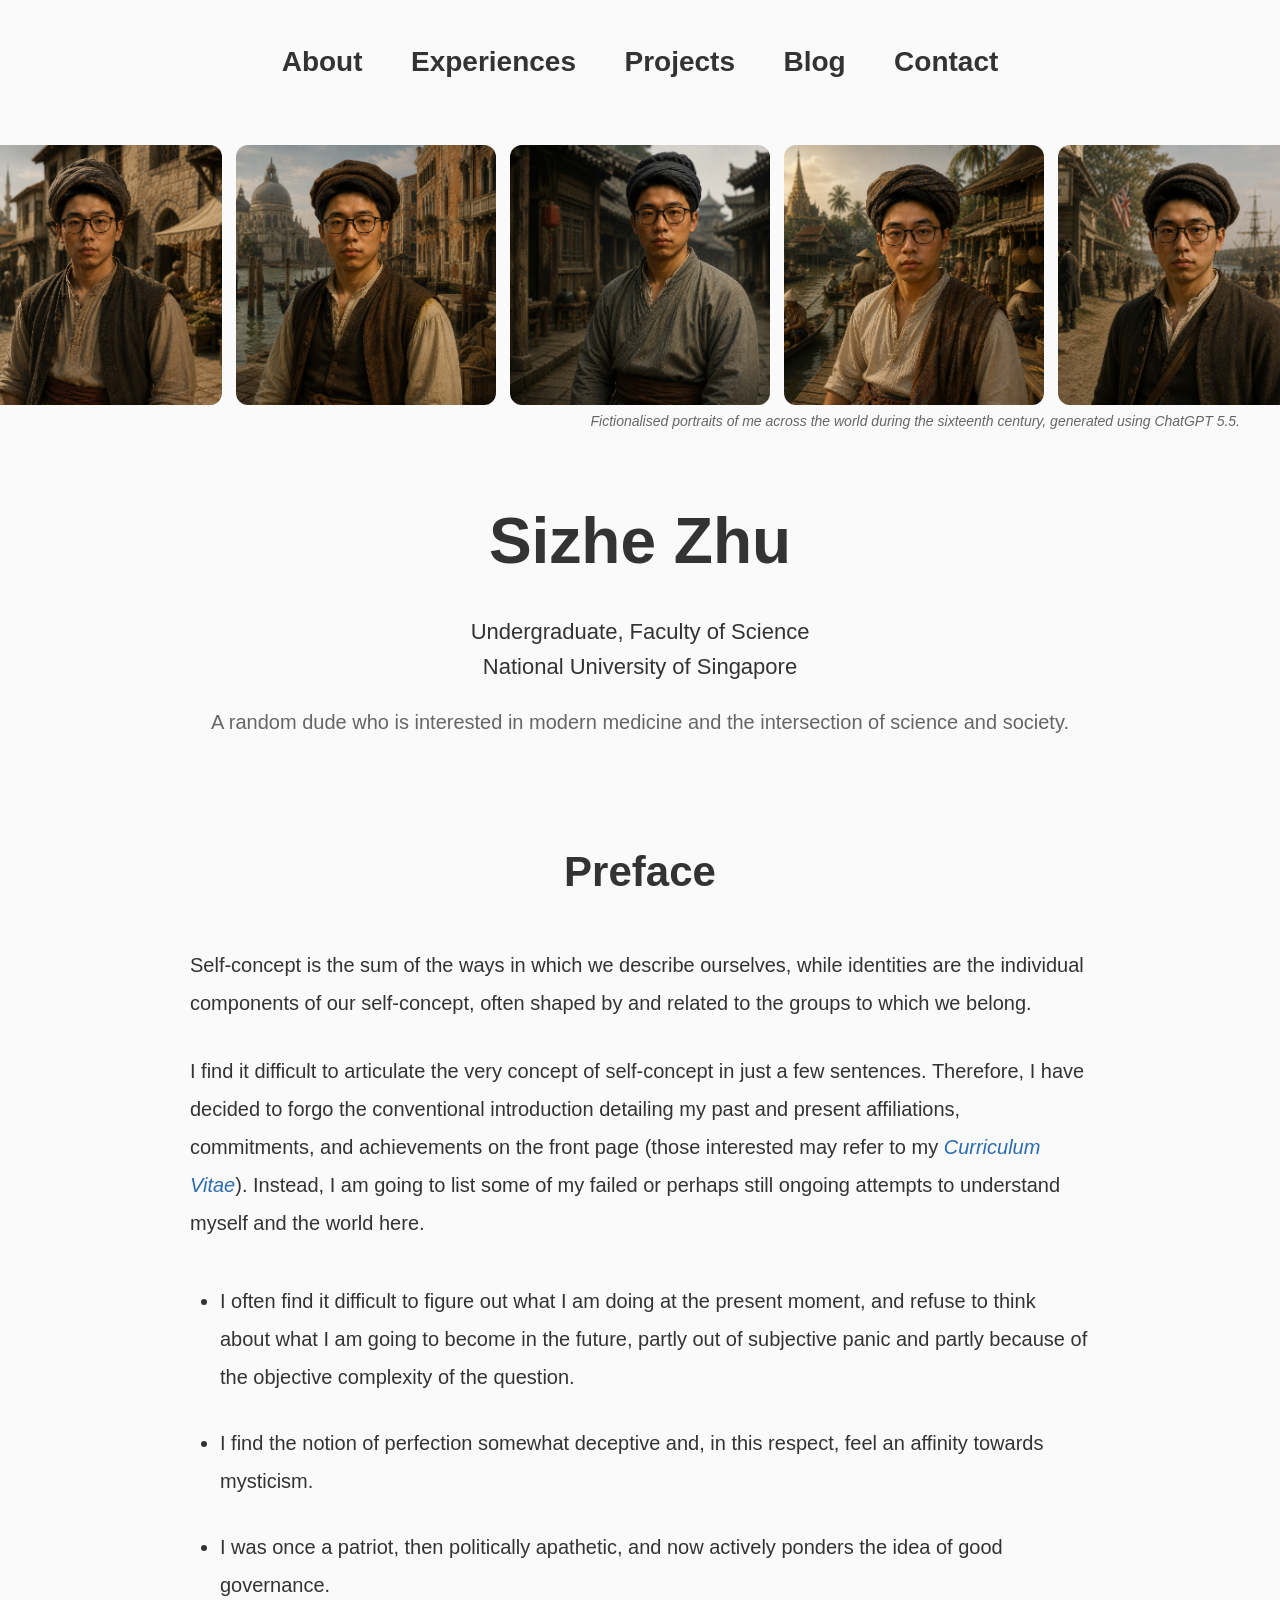
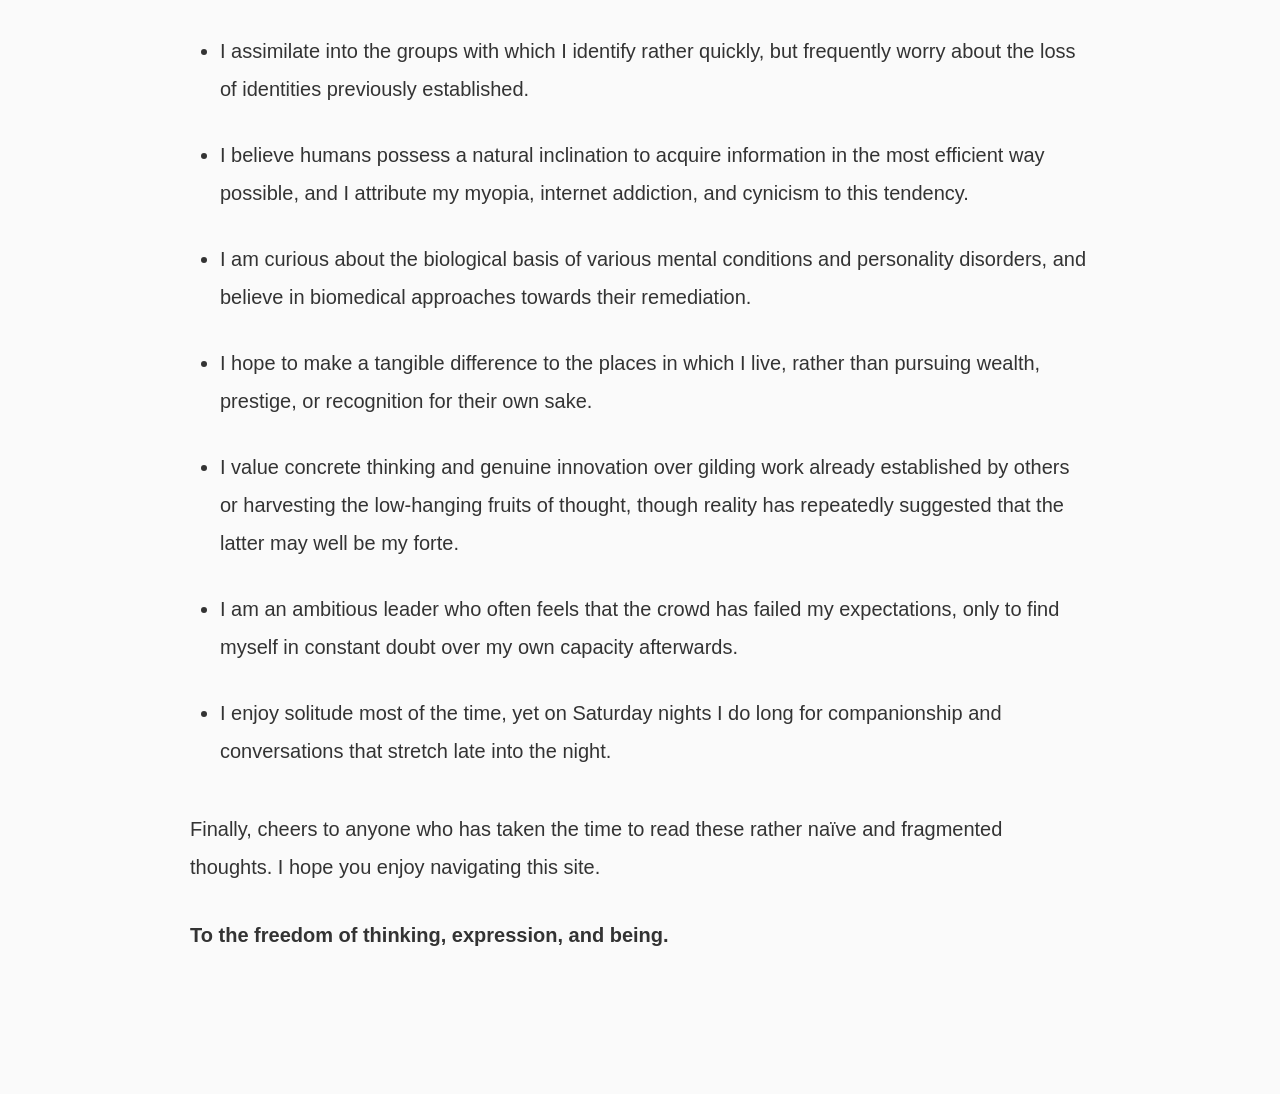
<file: index.html>
<!DOCTYPE html>

<html>

    <head>
        <title>Sizhe Zhu</title>

        <link rel="stylesheet" href="style.css">
    </head>

    <body>
        <nav>
            <a href="index.html#preface">About</a>
            <a href="experiences.html">Experiences</a>
            <a href="projects.html">Projects</a>
            <a href="blog.html">Blog</a>
            <a href="contact.html">Contact</a>
        </nav>
       
        <section class="hero">

            <div class="image-ribbon">
                <img src="images/photo1.png">
                <img src="images/photo2.png">
                <img src="images/photo3.png">
                <img src="images/photo4.png">
                <img src="images/photo5.png">
            </div>

            <div class="image-caption">
                <em>
                 Fictionalised portraits of me across the world during the sixteenth century, generated using ChatGPT 5.5.
                </em>
            </div>

            <h1>Sizhe Zhu</h1>
            <p>
                Undergraduate, Faculty of Science<br>
                National University of Singapore
            </p>

            <p class="interests">
            A random dude who is interested in modern medicine and the intersection of science and society.
            </p>

        </section>
        
        <section id="preface">

    <h2>Preface</h2>

    <p>
        Self-concept is the sum of the ways in which we describe ourselves, while identities are the individual components of our self-concept, often shaped by and related to the groups to which we belong.
    </p>

    <p>
        I find it difficult to articulate the very concept of self-concept in just a few sentences. Therefore, I have decided to forgo the conventional introduction detailing my past and present affiliations, commitments, and achievements on the front page (those interested may refer to my
        <a class="cv-inline" href="documents/Sizhe_Zhu_CV.pdf" target="_blank">Curriculum Vitae</a>). Instead, I am going to list some of my failed or perhaps still ongoing attempts to understand myself and the world here.
    </p>

    <ul class="preface-list">

        <li>
            I often find it difficult to figure out what I am doing at the present moment, and refuse to think about what I am going to become in the future, partly out of subjective panic and partly because of the objective complexity of the question.
        </li>

        <li>
            I find the notion of perfection somewhat deceptive and, in this respect, feel an affinity towards mysticism.
        </li>

        <li>
            I was once a patriot, then politically apathetic, and now actively ponders the idea of good governance.
        </li>

        <li>
            I assimilate into the groups with which I identify rather quickly, but frequently worry about the loss of identities previously established.
        </li>

        <li>
            I believe humans possess a natural inclination to acquire information in the most efficient way possible, and I attribute my myopia, internet addiction, and cynicism to this tendency.
        </li>

        <li>
            I am curious about the biological basis of various mental conditions and personality disorders, and believe in biomedical approaches towards their remediation.
        </li>

        <li>
            I hope to make a tangible difference to the places in which I live, rather than pursuing wealth, prestige, or recognition for their own sake.
        </li>

        <li>
            I value concrete thinking and genuine innovation over gilding work already established by others or harvesting the low-hanging fruits of thought, though reality has repeatedly suggested that the latter may well be my forte.
        </li>

        <li>
            I am an ambitious leader who often feels that the crowd has failed my expectations, only to find myself in constant doubt over my own capacity afterwards.
        </li>

        <li>
            I enjoy solitude most of the time, yet on Saturday nights I do long for companionship and conversations that stretch late into the night.
        </li>

    </ul>

    <p>
        Finally, cheers to anyone who has taken the time to read these rather naïve and fragmented thoughts. I hope you enjoy navigating this site.
    </p>

    <p>
        <strong>To the freedom of thinking, expression, and being.</strong>
    </p>

</section>
    
    </body>

</html>
</file>
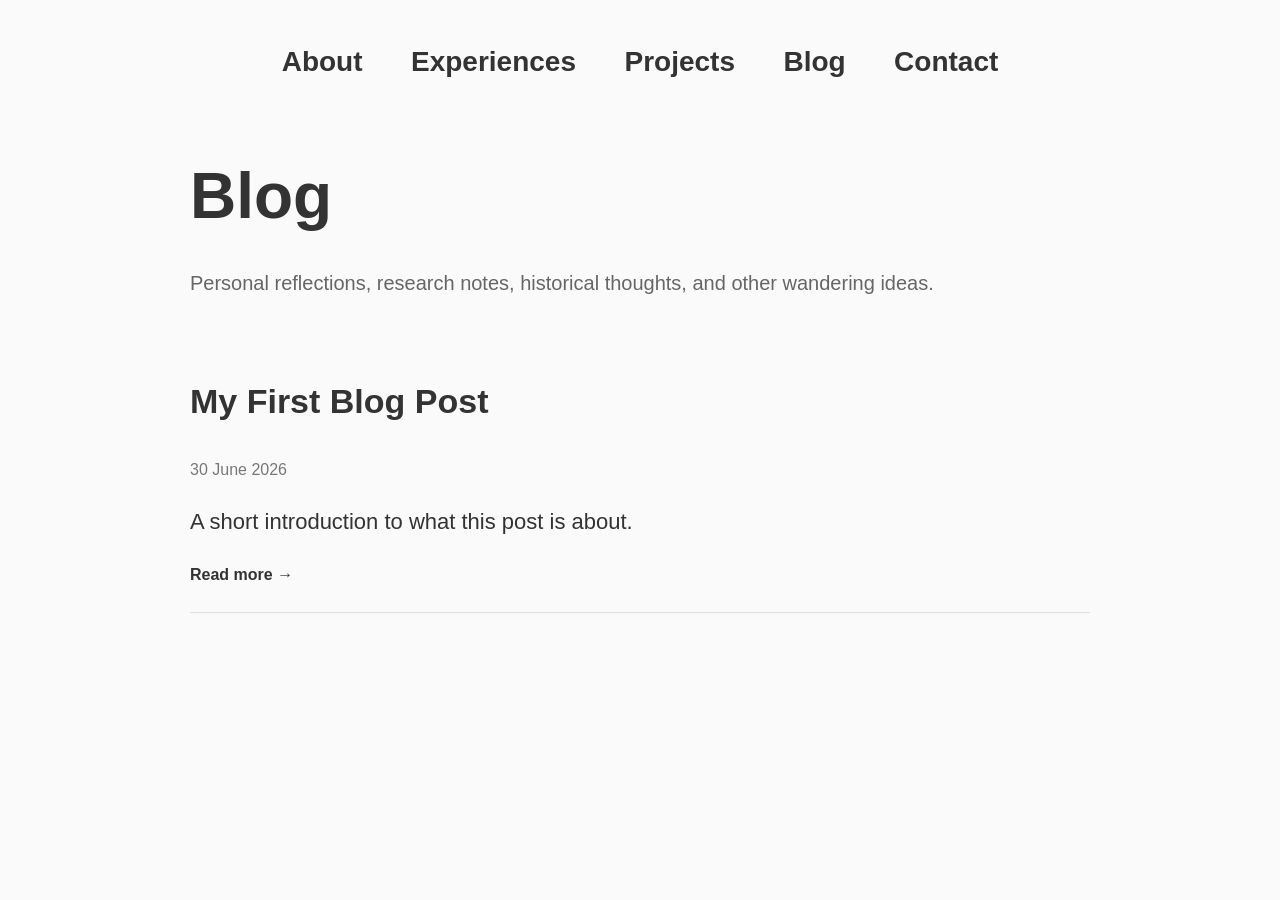
<file: blog.html>
<!DOCTYPE html>
<html>

<head>
    <title>Blog | Sizhe Zhu</title>
    <link rel="stylesheet" href="style.css">
</head>

<body>

    <nav>
        <a href="index.html#preface">About</a>
        <a href="experiences.html">Experiences</a>
        <a href="projects.html">Projects</a>
        <a href="blog.html">Blog</a>
        <a href="contact.html">Contact</a>
    </nav>

    <main>
        <h1>Blog</h1>

        <p class="page-intro">
            Personal reflections, research notes, historical thoughts, and other wandering ideas.
        </p>

        <section class="blog-list">

            <article class="blog-preview">
                <h2>
                    <a href="posts/first-blog.html">My First Blog Post</a>
                </h2>

                <p class="date">30 June 2026</p>

                <p>
                    A short introduction to what this post is about.
                </p>

                <a class="read-more" href="posts/first-blog.html">Read more →</a>
            </article>

        </section>
    </main>

</body>

</html>
</file>
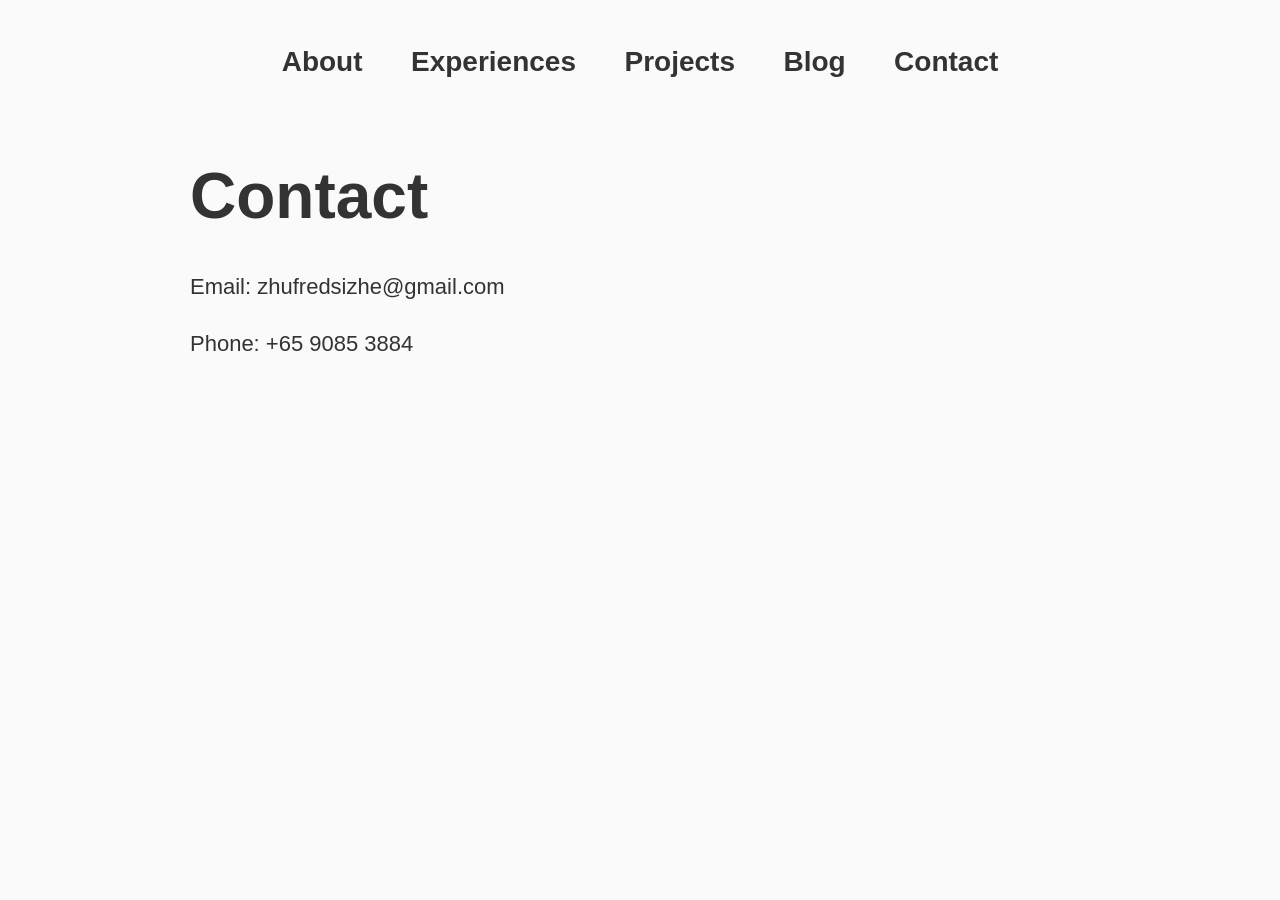
<file: contact.html>
<!DOCTYPE html>
<html>

<head>
    <title>Contact | Sizhe Zhu</title>
    <link rel="stylesheet" href="style.css">
</head>

<body>

    <nav>
        <a href="index.html#preface">About</a>
        <a href="experiences.html">Experiences</a>
        <a href="projects.html">Projects</a>
        <a href="blog.html">Blog</a>
        <a href="contact.html">Contact</a>
    </nav>

    <main>
        <h1>Contact</h1>

        <p>Email: zhufredsizhe@gmail.com</p>
        <p>Phone: +65 9085 3884</p>
    </main>

</body>

</html>
</file>
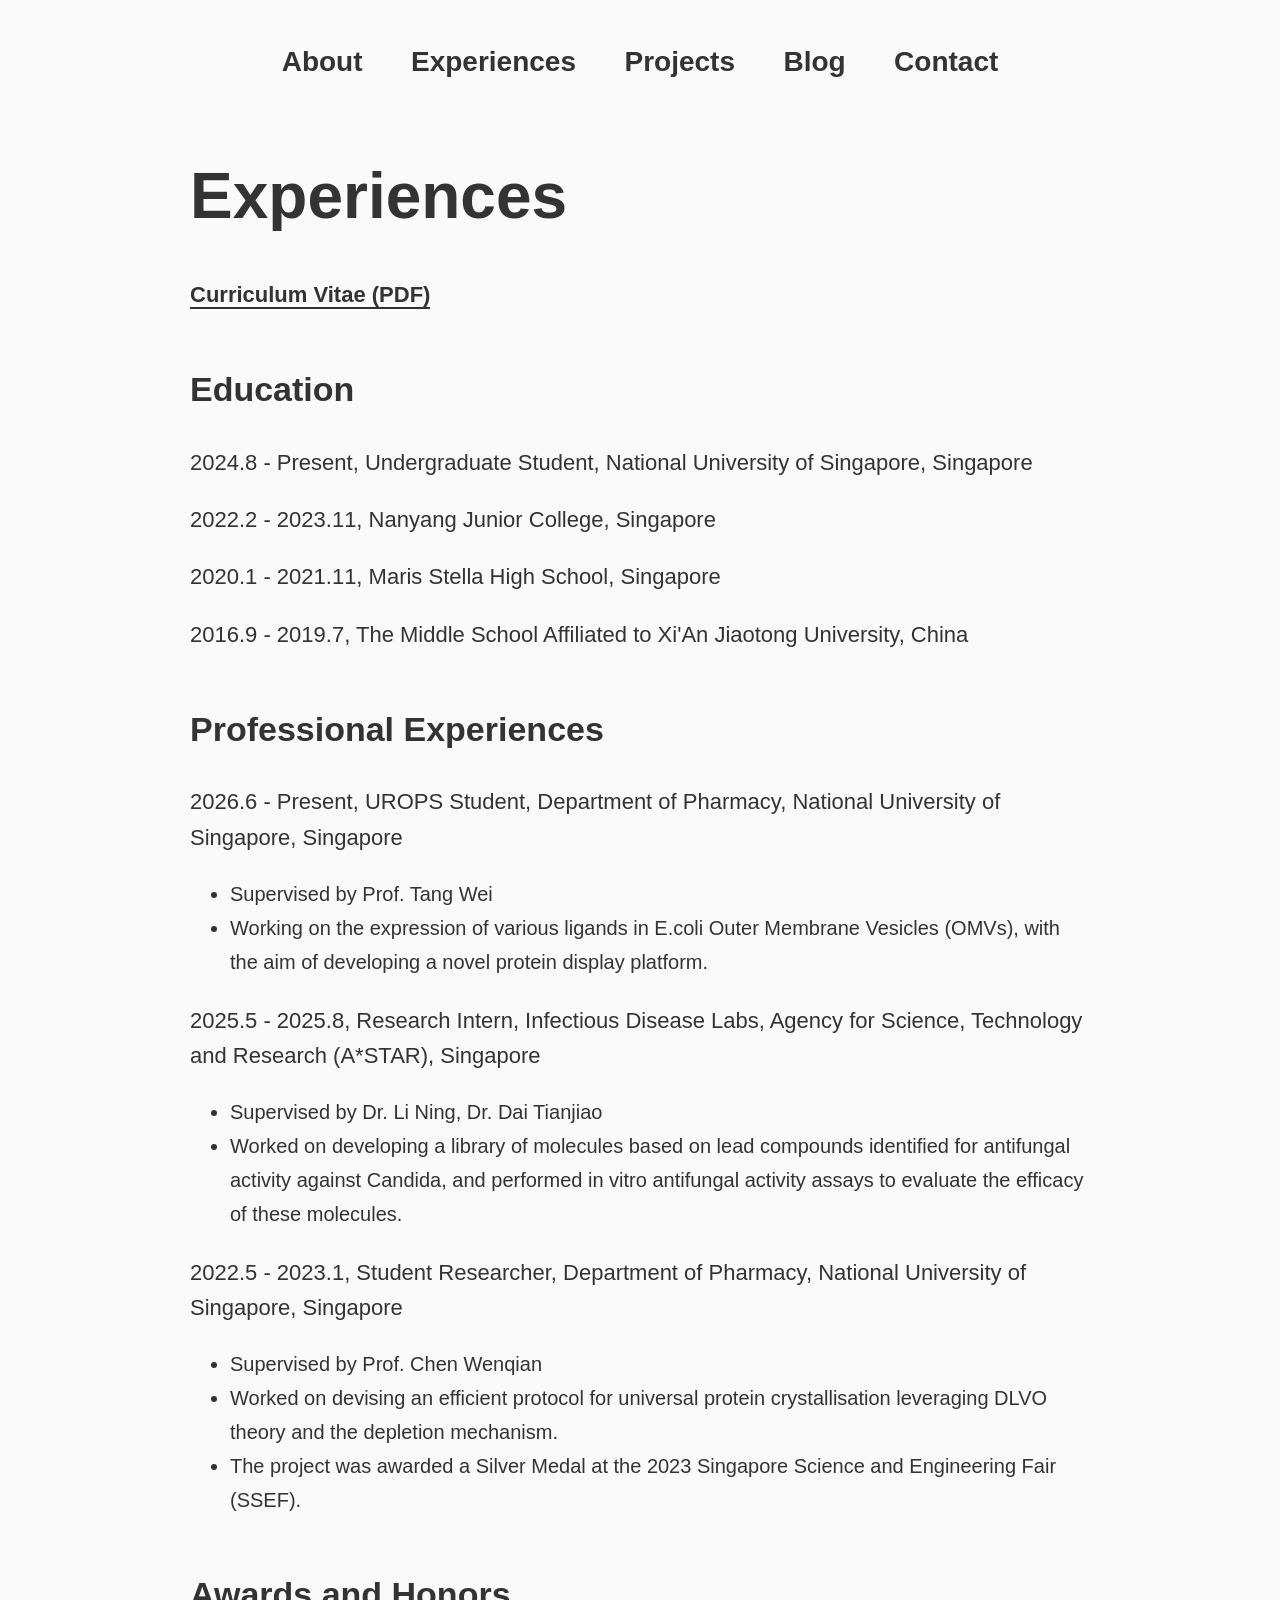
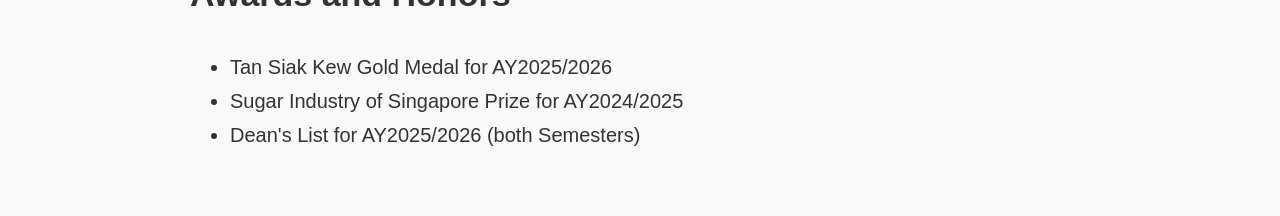
<file: experiences.html>
<!DOCTYPE html>
<html>

<head>
    <title>Experiences | Sizhe Zhu</title>
    <link rel="stylesheet" href="style.css">
</head>

<body>

    <nav>
        <a href="index.html#preface">About</a>
        <a href="experiences.html">Experiences</a>
        <a href="projects.html">Projects</a>
        <a href="blog.html">Blog</a>
        <a href="contact.html">Contact</a>
    </nav>

    <main>
        <h1>Experiences</h1>

        <p class="cv-link">
            <a href="documents/Sizhe_Zhu_CV.pdf" target="_blank">
                Curriculum Vitae (PDF)
            </a>
        </p>

        <section>
            <h2>Education</h2>
            <p>2024.8 - Present, Undergraduate Student, National University of Singapore, Singapore</p>
            <p>2022.2 - 2023.11, Nanyang Junior College, Singapore</p>
            <p>2020.1 - 2021.11, Maris Stella High School, Singapore</p>
            <p>2016.9 - 2019.7, The Middle School Affiliated to Xi'An Jiaotong University, China</p>

            <h2>Professional Experiences</h2>
            <p>2026.6 - Present, UROPS Student, Department of Pharmacy, National University of Singapore, Singapore</p>
            <ul>
                <li>Supervised by Prof. Tang Wei</li>
                <li>Working on the expression of various ligands in E.coli Outer Membrane Vesicles (OMVs), with the aim of developing a novel protein display platform.</li>
            </ul>

            <p>2025.5 - 2025.8, Research Intern, Infectious Disease Labs, Agency for Science, Technology and Research (A*STAR), Singapore</p>
            <ul>
                <li>Supervised by Dr. Li Ning, Dr. Dai Tianjiao</li>
                <li>Worked on developing a library of molecules based on lead compounds identified for antifungal activity against Candida, and performed in vitro antifungal activity assays to evaluate the efficacy of these molecules.</li>
            </ul>

            <p>2022.5 - 2023.1, Student Researcher, Department of Pharmacy, National University of Singapore, Singapore</p>
            <ul>
                <li>Supervised by Prof. Chen Wenqian</li>
                <li>Worked on devising an efficient protocol for universal protein crystallisation leveraging DLVO theory and the depletion mechanism.</li>
                <li>The project was awarded a Silver Medal at the 2023 Singapore Science and Engineering Fair (SSEF).</li>
            </ul>

            <h2>Awards and Honors</h2>
            <ul>
                <li>Tan Siak Kew Gold Medal for AY2025/2026 </li>
                <li>Sugar Industry of Singapore Prize for AY2024/2025 </li>
                <li>Dean's List for AY2025/2026 (both Semesters) </li>
            </ul>

        </section>
    </main>

</body>

</html>
</file>
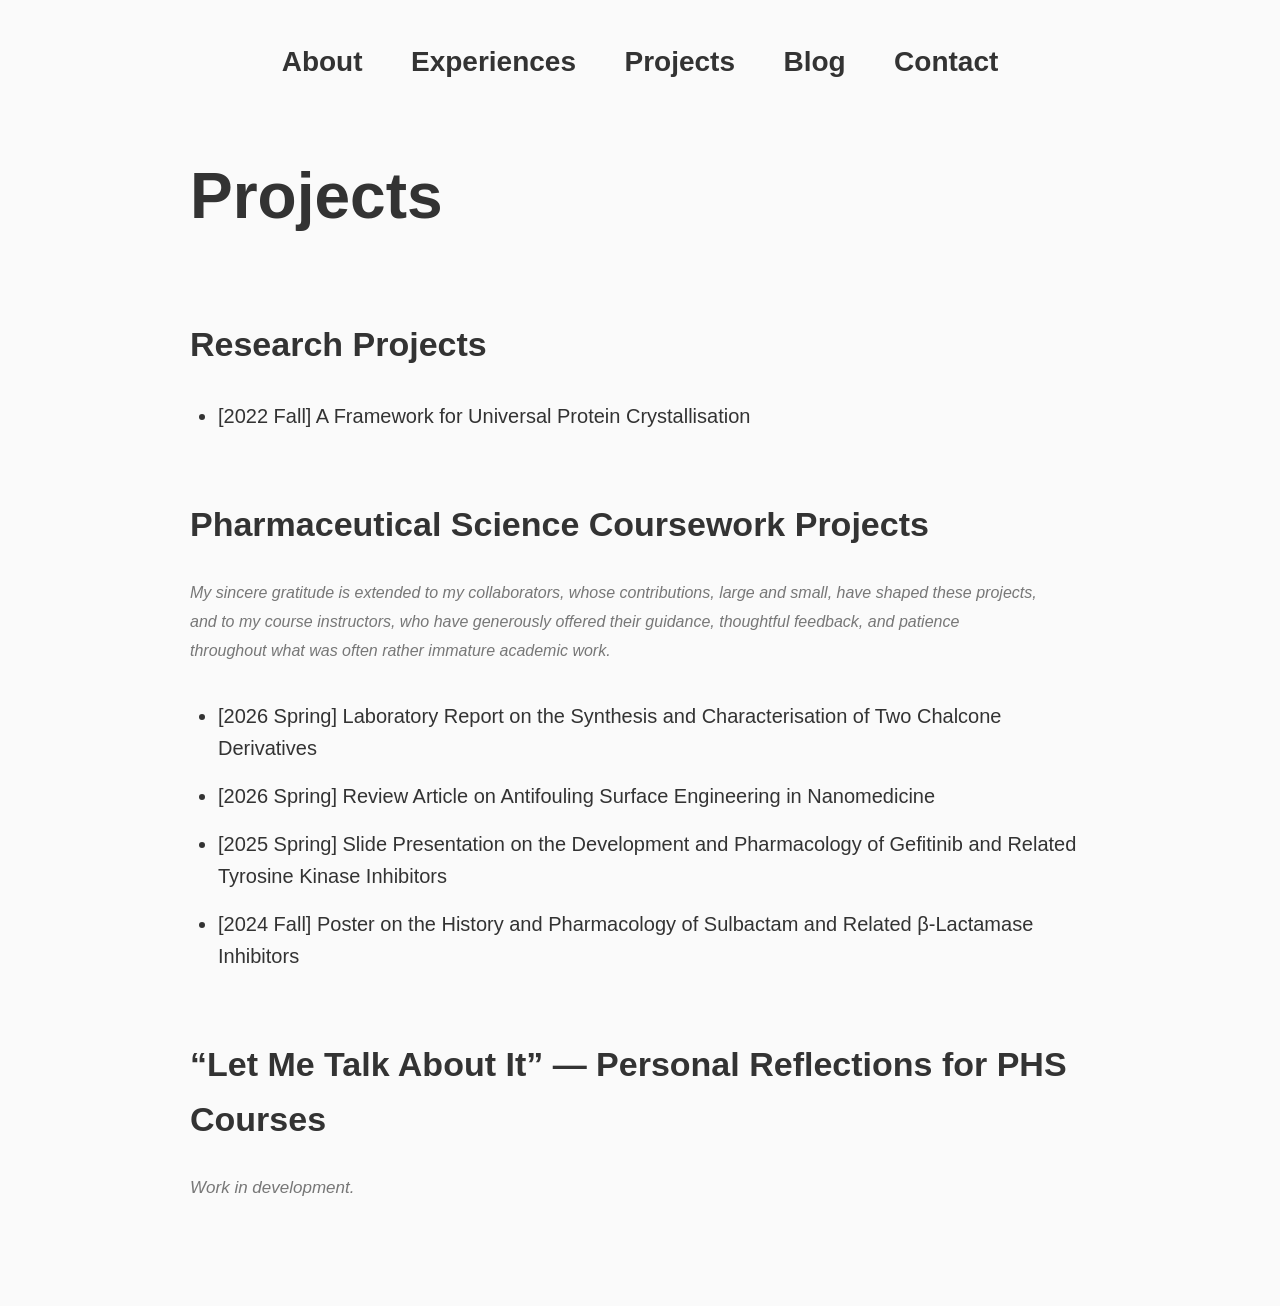
<file: projects.html>
<!DOCTYPE html>
<html lang="en">

<head>
    <meta charset="UTF-8">
    <meta name="viewport" content="width=device-width, initial-scale=1.0">

    <title>Projects | Sizhe Zhu</title>
    <link rel="stylesheet" href="style.css">
</head>

<body>

    <nav>
        <a href="index.html#preface">About</a>
        <a href="experiences.html">Experiences</a>
        <a href="projects.html">Projects</a>
        <a href="blog.html">Blog</a>
        <a href="contact.html">Contact</a>
    </nav>

<main class="projects-page">

    <h1>Projects</h1>

    <section class="project-section">

        <h2>Research Projects</h2>

        <ul class="project-list">
            <li>
                <a href="project-pages/protein-crystallisation.html">
                    [2022 Fall] A Framework for Universal Protein Crystallisation
                </a>
            </li>
        </ul>

    </section>

    <section class="project-section">

        <h2>Pharmaceutical Science Coursework Projects</h2>

        <p class="project-note">
            My sincere gratitude is extended to my collaborators, whose contributions,
            large and small, have shaped these projects, and to my course instructors,
            who have generously offered their guidance, thoughtful feedback, and patience
            throughout what was often rather immature academic work.
        </p>

        <ul class="project-list">
            <li>
                <a href="project-pages/chalcone-report.html">
                    [2026 Spring] Laboratory Report on the Synthesis and Characterisation
                    of Two Chalcone Derivatives
                </a>
            </li>

            <li>
                <a href="project-pages/antifouling-review.html">
                    [2026 Spring] Review Article on Antifouling Surface Engineering
                    in Nanomedicine
                </a>
            </li>

            <li>
                <a href="project-pages/gefitinib-presentation.html">
                    [2025 Spring] Slide Presentation on the Development and Pharmacology
                    of Gefitinib and Related Tyrosine Kinase Inhibitors
                </a>
            </li>

            <li>
                <a href="project-pages/sulbactam-poster.html">
                    [2024 Fall] Poster on the History and Pharmacology of Sulbactam
                    and Related β-Lactamase Inhibitors
                </a>
            </li>
        </ul>

    </section>

    <section class="project-section">

        <h2>“Let Me Talk About It” — Personal Reflections for PHS Courses</h2>

        <p class="project-status">
            Work in development.
        </p>

    </section>

</main>
</file>
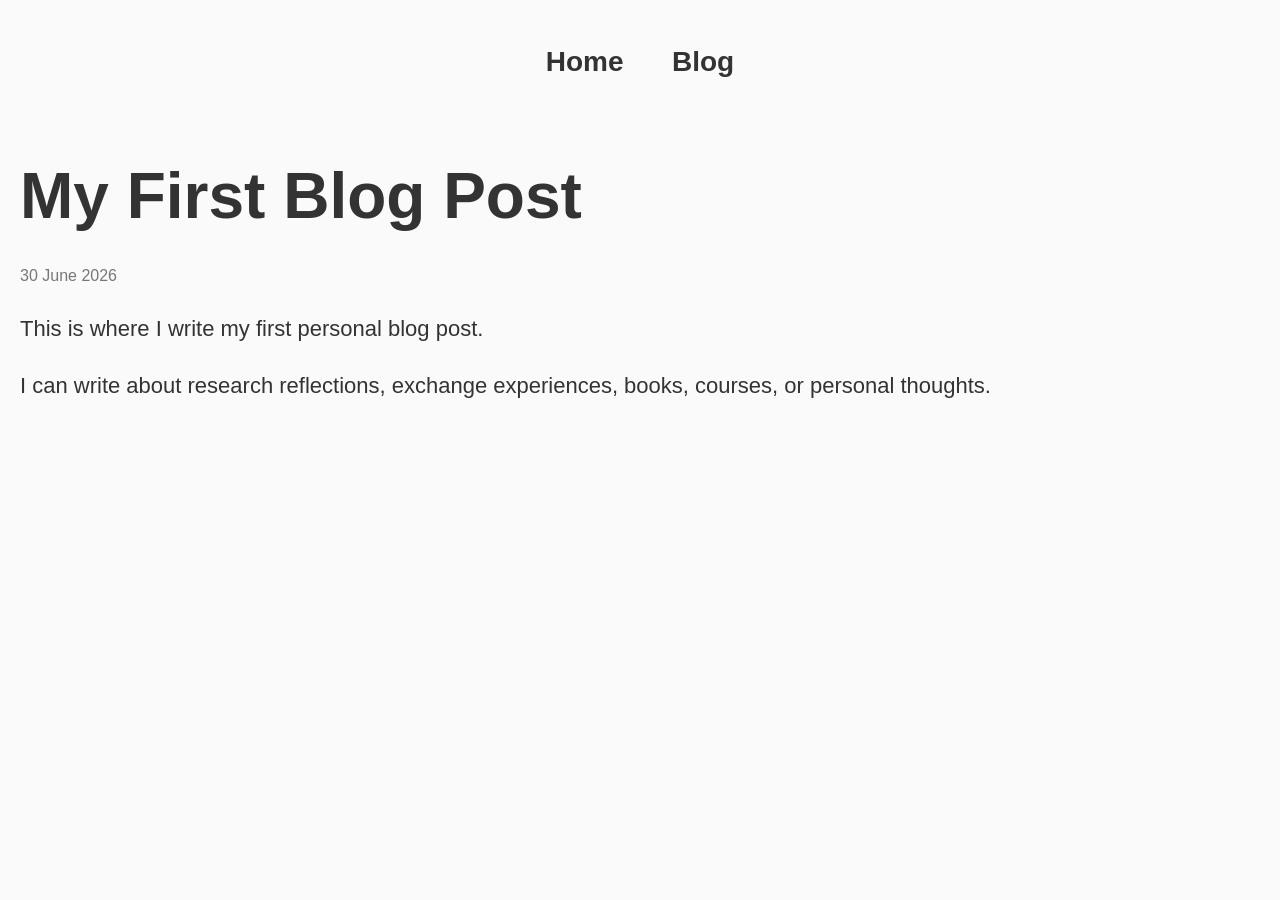
<file: posts/first-blog.html>
<!DOCTYPE html>
<html>

<head>
    <title>My First Blog Post | Sizhe Zhu</title>
    <link rel="stylesheet" href="../style.css">
</head>

<body>

    <nav>
        <a href="../index.html">Home</a>
        <a href="../blog.html">Blog</a>
    </nav>

    <article>
        <h1>My First Blog Post</h1>
        <p class="date">30 June 2026</p>

        <p>
            This is where I write my first personal blog post.
        </p>

        <p>
            I can write about research reflections, exchange experiences,
            books, courses, or personal thoughts.
        </p>
    </article>

</body>

</html>
</file>
<file: style.css>
body {
    font-family: Arial, sans-serif;
    max-width: 1600px;
    margin: 0 auto;
    padding: 40px 20px;
    line-height: 1.6;
    color: #333333;
    background-color: #fafafa;
}

nav {
    text-align: center;
    margin-bottom: 60px;
}

nav a {
    margin: 0 22px;
    text-decoration: none;
    color: #333333;
    font-weight: bold;
    font-size: 28px;
}

nav a:hover {
    color: #666666;
}

.hero {
    text-align: center;
    margin-bottom: 80px;
}

.image-ribbon {
    display: flex;
    justify-content: center;
    gap: 14px;
    margin-bottom: 8px;
}

.image-ribbon img {
    width: 260px;
    height: 260px;
    object-fit: cover;
    border-radius: 12px;
}

.image-caption {
    max-width: 1200px;
    margin: 5px auto 60px auto;
    text-align: right;
    font-size: 14px;
    color: #666666;
    line-height: 1.2;
    font-style: italic;
}

.cv-inline {
    color: #2b6cb0;      /* blue */
    text-decoration: none; /* remove underline */
    font-style: italic;
}

.cv-inline:hover {
    color: #1d4f91;      /* darker blue on hover */
    text-decoration: underline; /* optional */
}

h1 {
    font-size: 64px;
    margin-bottom: 10px;
}

h2 {
    font-size: 34px;
    margin-top: 50px;
}

p {
    font-size: 22px;
}

.interests {
    color: #666666;
    font-size: 20px;
}

ul {
    font-size: 20px;
    line-height: 1.7;
    margin-bottom: 24px;
}

.date {
    color: #777777;
    font-size: 16px;
}

main {
    max-width: 900px;
    margin: 0 auto;
}

.page-intro {
    color: #666666;
    font-size: 20px;
    margin-bottom: 50px;
}

.blog-list {
    margin-top: 30px;
}

.blog-preview {
    padding: 25px 0;
    border-bottom: 1px solid #dddddd;
}

.blog-preview h2 {
    margin-top: 0;
}

.blog-preview a {
    color: #333333;
    text-decoration: none;
}

.blog-preview a:hover {
    color: #666666;
}

.read-more {
    font-weight: bold;
}

.date {
    color: #777777;
    font-size: 16px;
}

#preface {

    max-width: 900px;

    margin: 100px auto;

}

#preface h2 {

    text-align: center;

    font-size: 42px;

    margin-bottom: 40px;

}

#preface p {

    font-size: 20px;

    line-height: 1.9;

    margin-bottom: 30px;

}

.preface-list {

    margin: 40px 0;

    padding-left: 30px;

}

.preface-list li {

    margin-bottom: 28px;

    line-height: 1.9;

    font-size: 20px;

}

.cv-link {
    margin: 30px 0 50px;
    font-size: 22px;
}

.cv-link a {
    color: #333;
    text-decoration: none;
    font-weight: 600;
    border-bottom: 2px solid #333;
    transition: 0.2s;
}

.cv-link a:hover {
    color: #666;
    border-color: #666;
}

.projects-page {
    max-width: 900px;
    margin: 0 auto;
}

.projects-page h1 {
    font-size: 64px;
    margin-bottom: 70px;
}

.project-section {
    margin-bottom: 65px;
}

.project-section h2 {
    font-size: 34px;
    margin-bottom: 28px;
}

.project-note {
    max-width: 850px;
    margin: 0 0 35px 0;
    font-size: 16px;
    font-style: italic;
    color: #777777;
    line-height: 1.8;
}

.project-list {
    padding-left: 28px;
}

.project-list li {
    margin-bottom: 16px;
    line-height: 1.6;
    font-size: 20px;
}

.project-list a,
.project-list a:visited {
    color: #333333;
    text-decoration: none;
}

.project-list a:hover {
    color: #2563eb;
    text-decoration: underline;
}

.project-status {
    font-size: 17px;
    color: #777777;
    font-style: italic;
}
</file>
